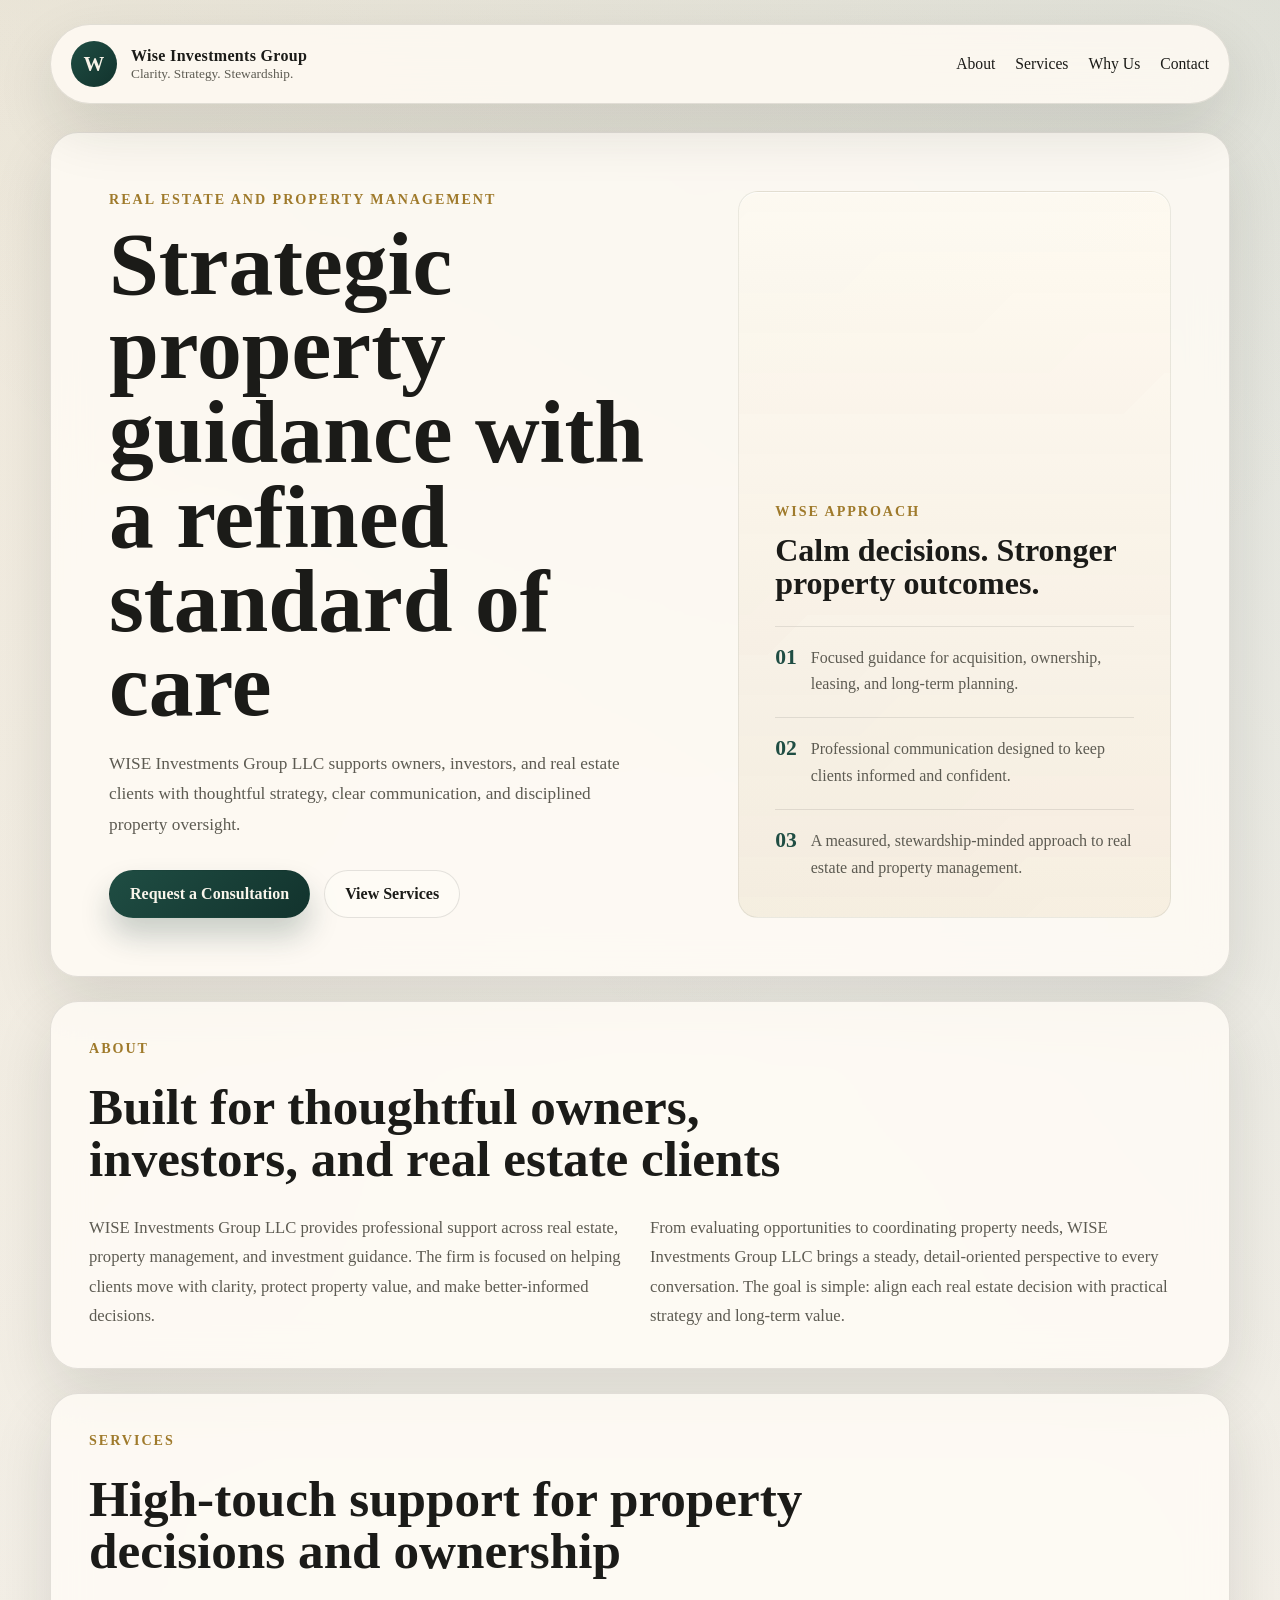
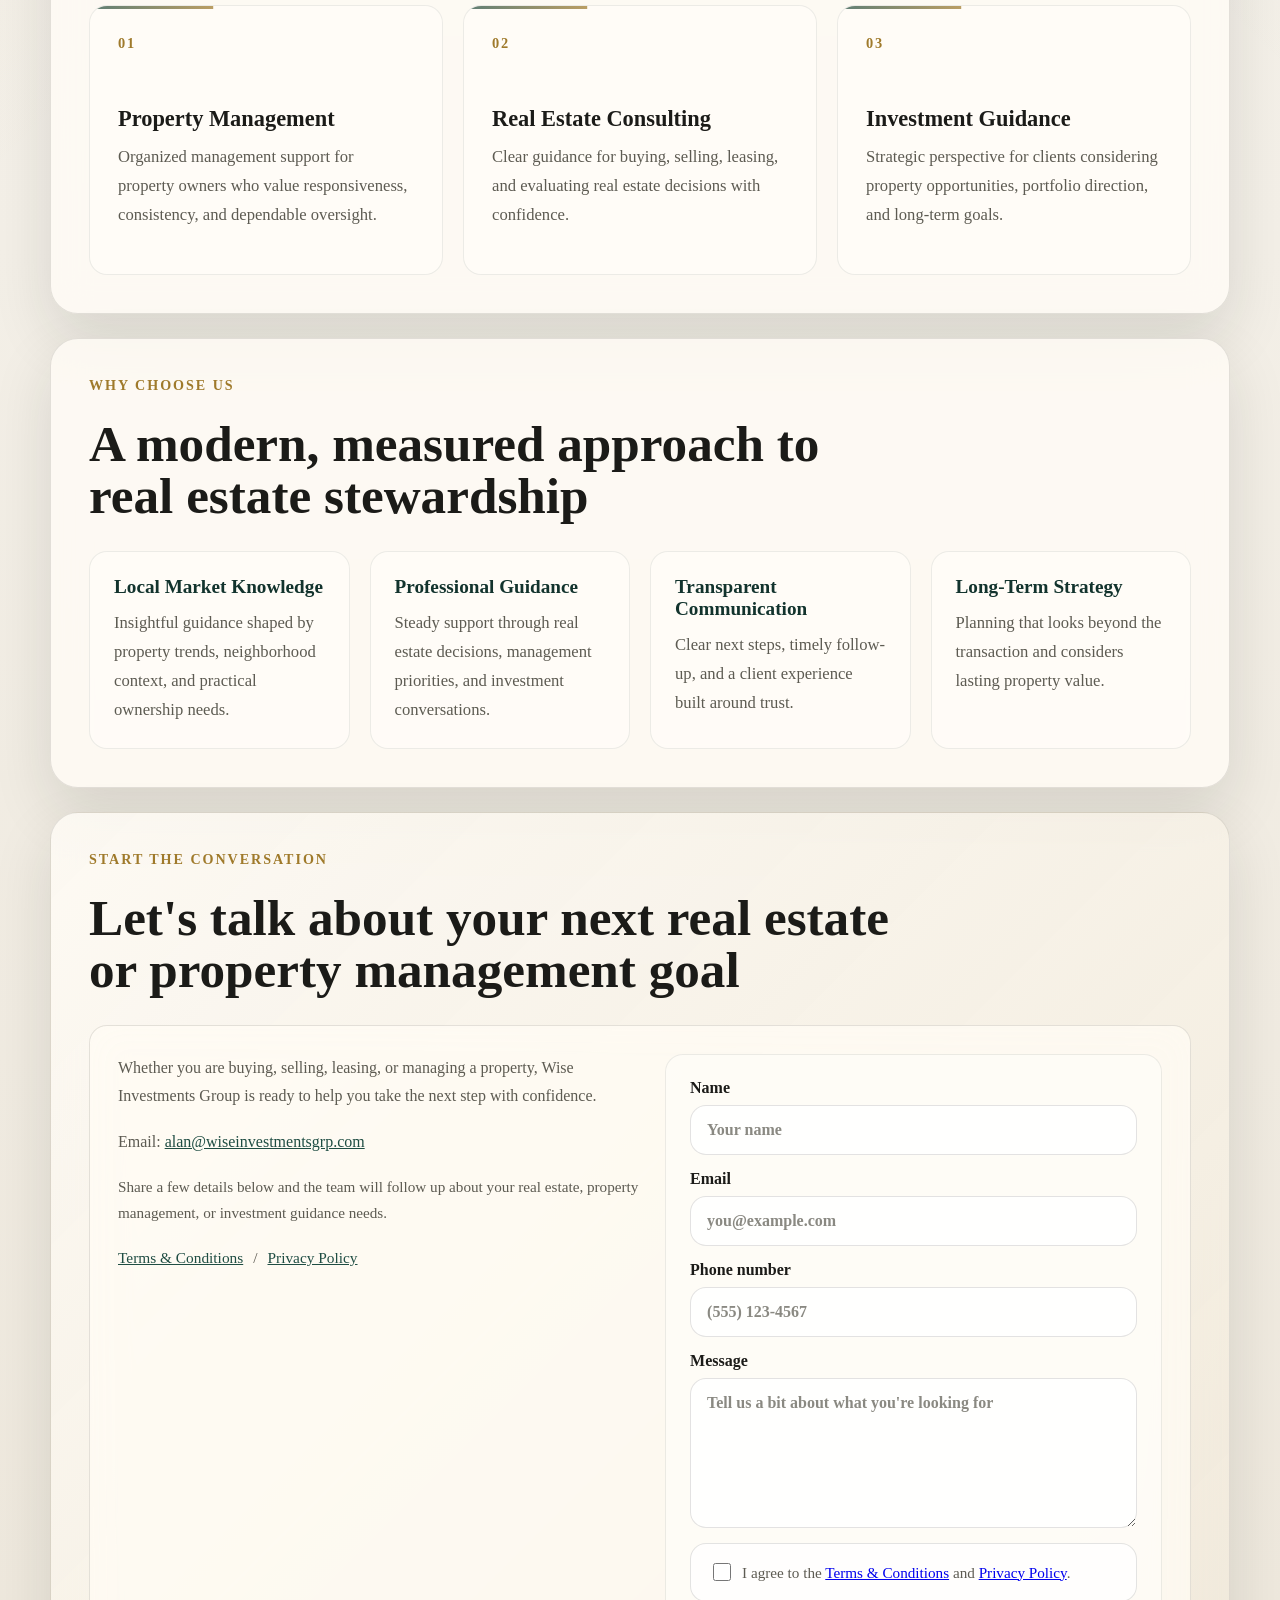
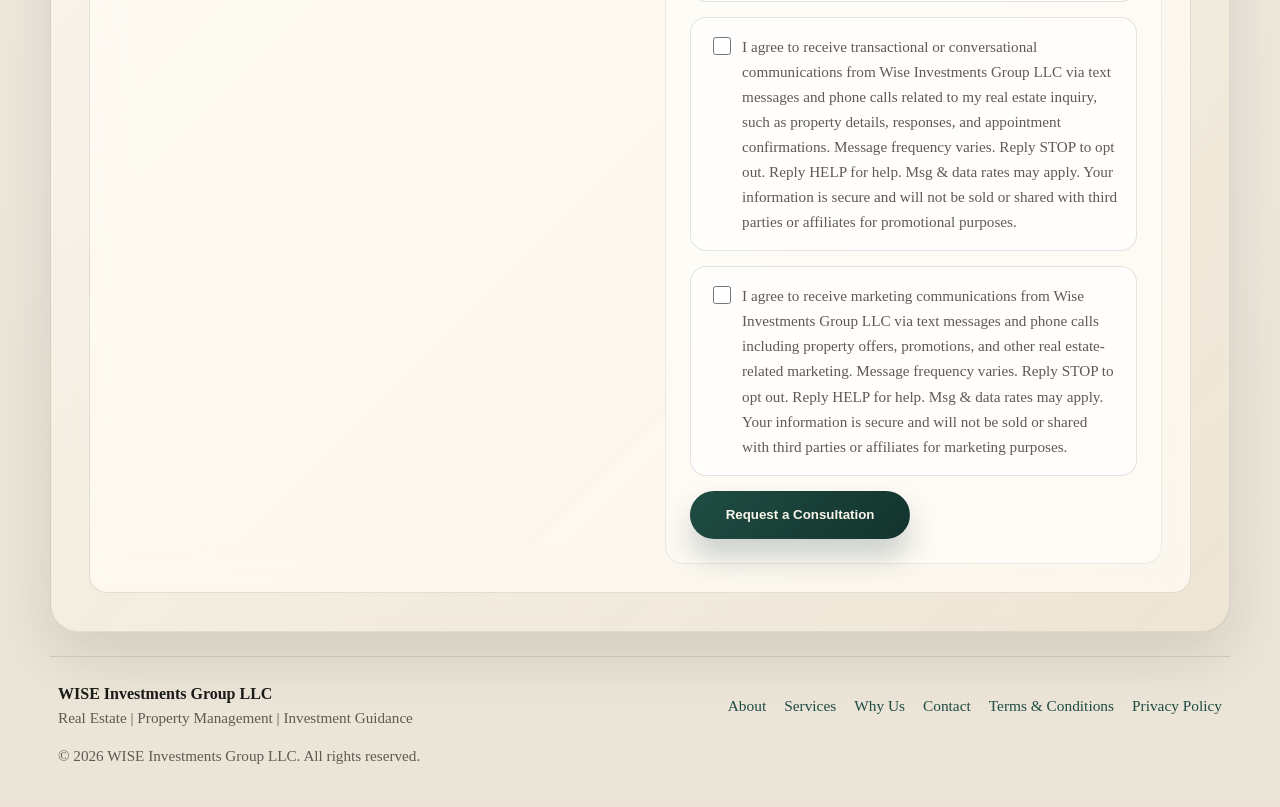
<file: index.html>
<!DOCTYPE html>
<html lang="en">
  <head>
    <meta charset="UTF-8" />
    <meta name="viewport" content="width=device-width, initial-scale=1.0" />
    <title>Wise Investments Group</title>
    <meta
      name="description"
      content="Wise Investments Group helps clients with real estate and property management through clear guidance, local insight, and dependable service."
    />
    <link rel="stylesheet" href="styles.css" />
  </head>
  <body>
    <div class="page-shell">
      <header class="site-header">
        <a class="brand" href="#top" aria-label="Wise Investments Group home">
          <span class="brand-mark">W</span>
          <span class="brand-text">
            <strong>Wise Investments Group</strong>
            <small>Clarity. Strategy. Stewardship.</small>
          </span>
        </a>
        <button class="menu-toggle" type="button" aria-expanded="false" aria-controls="site-nav">
          Menu
        </button>
        <nav id="site-nav" class="site-nav" aria-label="Primary">
          <a href="#about">About</a>
          <a href="#services">Services</a>
          <a href="#why-us">Why Us</a>
          <a href="#contact">Contact</a>
        </nav>
      </header>

      <main id="top">
        <section class="hero">
          <div class="hero-content">
            <p class="eyebrow">Real estate and property management</p>
            <h1>Strategic property guidance with a refined standard of care</h1>
            <p class="lead">
              WISE Investments Group LLC supports owners, investors, and real estate clients with
              thoughtful strategy, clear communication, and disciplined property oversight.
            </p>
            <div class="hero-actions" aria-label="Primary calls to action">
              <a class="button button-primary" href="#contact">Request a Consultation</a>
              <a class="button button-secondary" href="#services">View Services</a>
            </div>
          </div>

          <aside class="hero-card" aria-label="Company highlights">
            <p class="card-label">WISE approach</p>
            <h2>Calm decisions. Stronger property outcomes.</h2>
            <div class="signal-list">
              <div>
                <span class="signal-value">01</span>
                <p class="signal-text">Focused guidance for acquisition, ownership, leasing, and long-term planning.</p>
              </div>
              <div>
                <span class="signal-value">02</span>
                <p class="signal-text">Professional communication designed to keep clients informed and confident.</p>
              </div>
              <div>
                <span class="signal-value">03</span>
                <p class="signal-text">A measured, stewardship-minded approach to real estate and property management.</p>
              </div>
            </div>
          </aside>
        </section>

        <section id="about" class="content-section about-section">
          <div class="section-heading">
            <p class="eyebrow">About</p>
            <h2>Built for thoughtful owners, investors, and real estate clients</h2>
          </div>
          <div class="about-grid">
            <div>
              <p>
                WISE Investments Group LLC provides professional support across real estate,
                property management, and investment guidance. The firm is focused on helping
                clients move with clarity, protect property value, and make better-informed
                decisions.
              </p>
            </div>
            <div>
              <p>
                From evaluating opportunities to coordinating property needs, WISE Investments
                Group LLC brings a steady, detail-oriented perspective to every conversation.
                The goal is simple: align each real estate decision with practical strategy and
                long-term value.
              </p>
            </div>
          </div>
        </section>

        <section id="services" class="content-section services-section">
          <div class="section-heading">
            <p class="eyebrow">Services</p>
            <h2>High-touch support for property decisions and ownership</h2>
          </div>
          <div class="service-grid">
            <article class="service-card">
              <span class="service-number">01</span>
              <h3>Property Management</h3>
              <p>
                Organized management support for property owners who value responsiveness,
                consistency, and dependable oversight.
              </p>
            </article>
            <article class="service-card">
              <span class="service-number">02</span>
              <h3>Real Estate Consulting</h3>
              <p>
                Clear guidance for buying, selling, leasing, and evaluating real estate decisions
                with confidence.
              </p>
            </article>
            <article class="service-card">
              <span class="service-number">03</span>
              <h3>Investment Guidance</h3>
              <p>
                Strategic perspective for clients considering property opportunities, portfolio
                direction, and long-term goals.
              </p>
            </article>
          </div>
        </section>

        <section id="why-us" class="content-section why-section">
          <div class="section-heading">
            <p class="eyebrow">Why choose us</p>
            <h2>A modern, measured approach to real estate stewardship</h2>
          </div>
          <div class="highlight-grid">
            <article class="highlight-item">
              <h3>Local Market Knowledge</h3>
              <p>Insightful guidance shaped by property trends, neighborhood context, and practical ownership needs.</p>
            </article>
            <article class="highlight-item">
              <h3>Professional Guidance</h3>
              <p>Steady support through real estate decisions, management priorities, and investment conversations.</p>
            </article>
            <article class="highlight-item">
              <h3>Transparent Communication</h3>
              <p>Clear next steps, timely follow-up, and a client experience built around trust.</p>
            </article>
            <article class="highlight-item">
              <h3>Long-Term Strategy</h3>
              <p>Planning that looks beyond the transaction and considers lasting property value.</p>
            </article>
          </div>
        </section>

        <section id="contact" class="content-section contact-section">
          <div class="section-heading">
            <p class="eyebrow">Start the conversation</p>
            <h2>Let's talk about your next real estate or property management goal</h2>
          </div>
          <div class="contact-panel">
            <div class="contact-copy">
              <p>
                Whether you are buying, selling, leasing, or managing a property, Wise Investments
                Group is ready to help you take the next step with confidence.
              </p>
              <p>
                Email:
                <a href="mailto:alan@wiseinvestmentsgrp.com">alan@wiseinvestmentsgrp.com</a>
              </p>
              <p class="contact-note">
                Share a few details below and the team will follow up about your real estate,
                property management, or investment guidance needs.
              </p>
              <p class="legal-links">
                <a href="terms.html">Terms &amp; Conditions</a>
                <span aria-hidden="true">/</span>
                <a href="privacy-policy.html">Privacy Policy</a>
              </p>
            </div>

            <form class="contact-form" action="https://formspree.io/f/xvzlpqlo" method="POST">
              <input type="hidden" name="_replyto" value="alan@wiseinvestmentsgrp.com">
              <input type="hidden" name="_subject" value="New Lead from Website">
              <input type="hidden" name="_redirect" value="https://littlenutt.github.io/wiseinvestmentsgrp/thank-you.html">

              <!-- spam protection -->
              <p class="hidden-field">
                <label>
                  Do not fill this out if you're human:
                  <input name="bot-field" />
                </label>
              </p>

              <label>
                Name
                <input type="text" name="name" placeholder="Your name" required />
              </label>

              <label>
                Email
                <input type="email" name="email" placeholder="you@example.com" required />
              </label>

              <label>
                Phone number
                <input type="tel" name="phone" placeholder="(555) 123-4567" />
              </label>

              <label>
                Message
                <textarea name="message" rows="5" placeholder="Tell us a bit about what you're looking for" required></textarea>
              </label>

              <label class="consent-field">
                <input type="checkbox" name="terms_privacy_consent" value="agreed" />
                <span class="consent-copy">
                  I agree to the <a href="terms.html">Terms &amp; Conditions</a> and
                  <a href="privacy-policy.html">Privacy Policy</a>.
                </span>
              </label>

              <label class="consent-field">
                <input type="checkbox" name="transactional_consent" value="agreed" />
                <span class="consent-copy">
                  I agree to receive transactional or conversational communications from Wise Investments Group LLC via text messages and phone calls related to my real estate inquiry, such as property details, responses, and appointment confirmations. Message frequency varies. Reply STOP to opt out. Reply HELP for help. Msg &amp; data rates may apply. Your information is secure and will not be sold or shared with third parties or affiliates for promotional purposes.
                </span>
              </label>

              <label class="consent-field">
                <input type="checkbox" name="marketing_consent" value="agreed" />
                <span class="consent-copy">
                  I agree to receive marketing communications from Wise Investments Group LLC via text messages and phone calls including property offers, promotions, and other real estate-related marketing. Message frequency varies. Reply STOP to opt out. Reply HELP for help. Msg &amp; data rates may apply. Your information is secure and will not be sold or shared with third parties or affiliates for marketing purposes.
                </span>
              </label>

              <button class="button button-primary" type="submit">
                Request a Consultation
              </button>

            </form>

          </div>
        </section>
      </main>

      <footer class="site-footer">
        <div class="footer-brand">
          <strong>WISE Investments Group LLC</strong>
          <span>Real Estate | Property Management | Investment Guidance</span>
        </div>
        <nav class="footer-nav" aria-label="Footer">
          <a href="#about">About</a>
          <a href="#services">Services</a>
          <a href="#why-us">Why Us</a>
          <a href="#contact">Contact</a>
          <a href="terms.html">Terms &amp; Conditions</a>
          <a href="privacy-policy.html">Privacy Policy</a>
        </nav>
        <p class="copyright">&copy; 2026 WISE Investments Group LLC. All rights reserved.</p>
      </footer>
    </div>

    <script src="script.js"></script>
  </body>
</html>
</file>
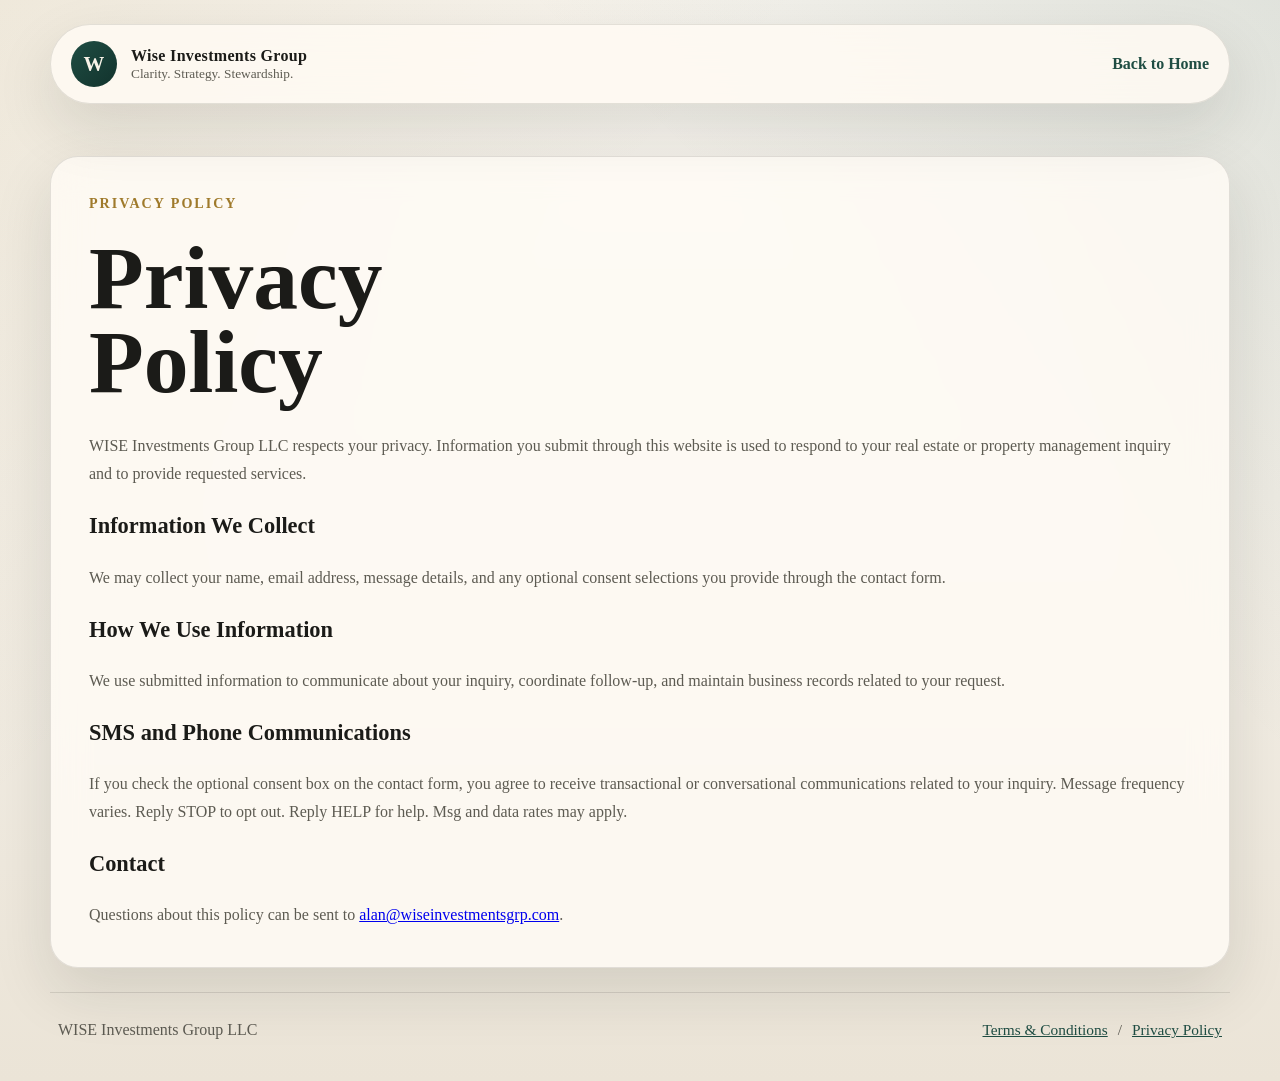
<file: privacy-policy/index.html>
<!DOCTYPE html>
<html lang="en">
  <head>
    <meta charset="UTF-8" />
    <meta name="viewport" content="width=device-width, initial-scale=1.0" />
    <title>Privacy Policy | Wise Investments Group</title>
    <meta
      name="description"
      content="Privacy Policy for WISE Investments Group LLC website inquiries and communications."
    />
    <link rel="stylesheet" href="../styles.css" />
  </head>
  <body>
    <div class="page-shell">
      <header class="site-header">
        <a class="brand" href="../index.html" aria-label="Wise Investments Group home">
          <span class="brand-mark">W</span>
          <span class="brand-text">
            <strong>Wise Investments Group</strong>
            <small>Clarity. Strategy. Stewardship.</small>
          </span>
        </a>
        <a class="back-link" href="../index.html">Back to Home</a>
      </header>

      <main class="legal-shell">
        <section class="content-section">
          <div class="section-heading">
            <p class="eyebrow">Privacy Policy</p>
            <h1>Privacy Policy</h1>
          </div>
          <div class="legal-block">
            <p>
              WISE Investments Group LLC respects your privacy. Information you submit through this
              website is used to respond to your real estate or property management inquiry and to
              provide requested services.
            </p>
            <h3>Information We Collect</h3>
            <p>
              We may collect your name, email address, message details, and any optional consent
              selections you provide through the contact form.
            </p>
            <h3>How We Use Information</h3>
            <p>
              We use submitted information to communicate about your inquiry, coordinate follow-up,
              and maintain business records related to your request.
            </p>
            <h3>SMS and Phone Communications</h3>
            <p>
              If you check the optional consent box on the contact form, you agree to receive
              transactional or conversational communications related to your inquiry. Message
              frequency varies. Reply STOP to opt out. Reply HELP for help. Msg and data rates may
              apply.
            </p>
            <h3>Contact</h3>
            <p>
              Questions about this policy can be sent to
              <a href="mailto:alan@wiseinvestmentsgrp.com">alan@wiseinvestmentsgrp.com</a>.
            </p>
          </div>
        </section>
      </main>

      <footer class="site-footer">
        <p>WISE Investments Group LLC</p>
        <p class="legal-links">
          <a href="../terms.html">Terms &amp; Conditions</a>
          <span aria-hidden="true">/</span>
          <a href="../privacy-policy.html">Privacy Policy</a>
        </p>
      </footer>
    </div>
  </body>
</html>
</file>
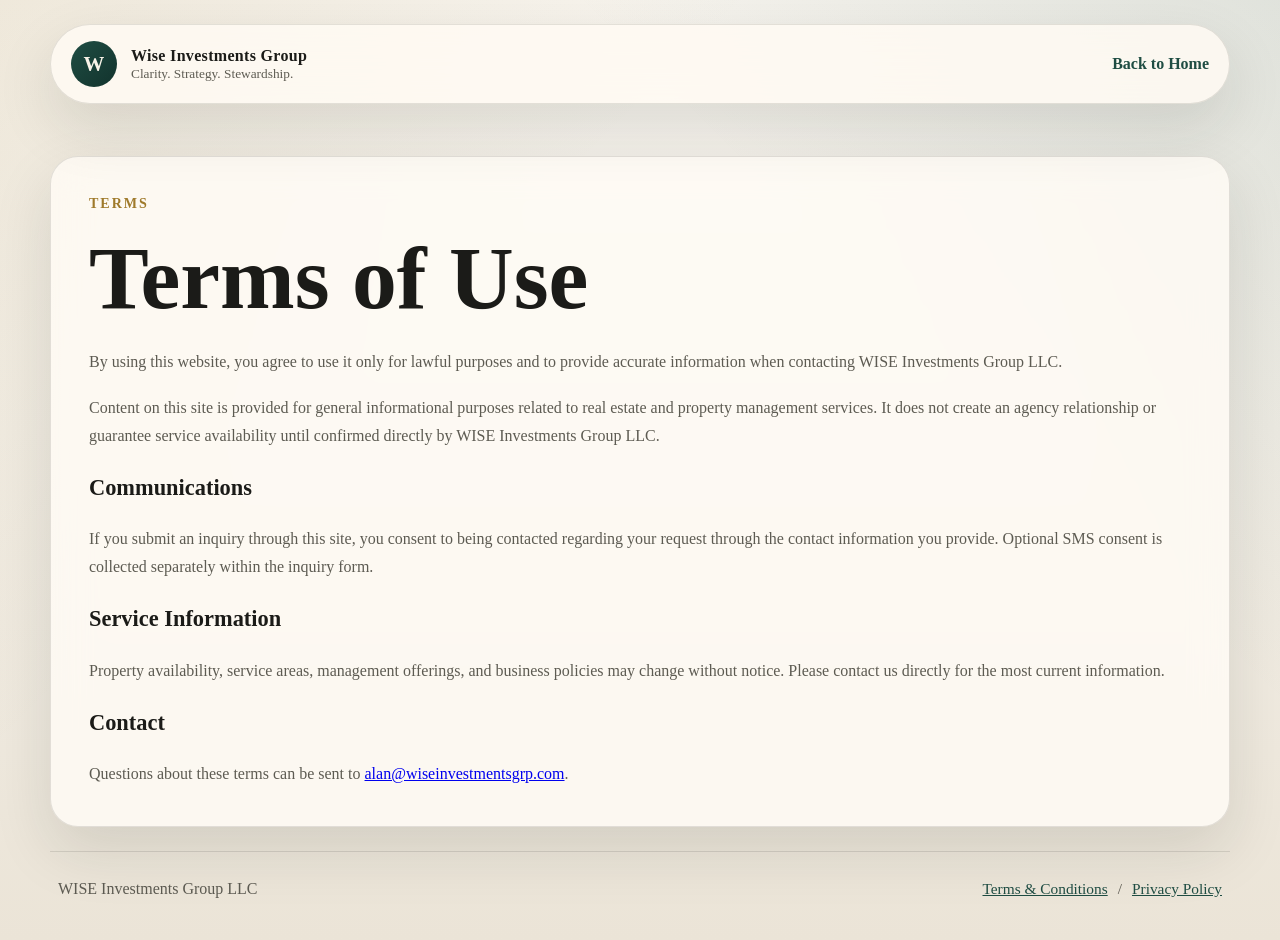
<file: terms/index.html>
<!DOCTYPE html>
<html lang="en">
  <head>
    <meta charset="UTF-8" />
    <meta name="viewport" content="width=device-width, initial-scale=1.0" />
    <title>Terms | Wise Investments Group</title>
    <meta
      name="description"
      content="Terms for WISE Investments Group LLC website inquiries and communications."
    />
    <link rel="stylesheet" href="../styles.css" />
  </head>
  <body>
    <div class="page-shell">
      <header class="site-header">
        <a class="brand" href="../index.html" aria-label="Wise Investments Group home">
          <span class="brand-mark">W</span>
          <span class="brand-text">
            <strong>Wise Investments Group</strong>
            <small>Clarity. Strategy. Stewardship.</small>
          </span>
        </a>
        <a class="back-link" href="../index.html">Back to Home</a>
      </header>

      <main class="legal-shell">
        <section class="content-section">
          <div class="section-heading">
            <p class="eyebrow">Terms</p>
            <h1>Terms of Use</h1>
          </div>
          <div class="legal-block">
            <p>
              By using this website, you agree to use it only for lawful purposes and to provide
              accurate information when contacting WISE Investments Group LLC.
            </p>
            <p>
              Content on this site is provided for general informational purposes related to real
              estate and property management services. It does not create an agency relationship or
              guarantee service availability until confirmed directly by WISE Investments Group LLC.
            </p>
            <h3>Communications</h3>
            <p>
              If you submit an inquiry through this site, you consent to being contacted regarding
              your request through the contact information you provide. Optional SMS consent is
              collected separately within the inquiry form.
            </p>
            <h3>Service Information</h3>
            <p>
              Property availability, service areas, management offerings, and business policies may
              change without notice. Please contact us directly for the most current information.
            </p>
            <h3>Contact</h3>
            <p>
              Questions about these terms can be sent to
              <a href="mailto:alan@wiseinvestmentsgrp.com">alan@wiseinvestmentsgrp.com</a>.
            </p>
          </div>
        </section>
      </main>

      <footer class="site-footer">
        <p>WISE Investments Group LLC</p>
        <p class="legal-links">
          <a href="../terms.html">Terms &amp; Conditions</a>
          <span aria-hidden="true">/</span>
          <a href="../privacy-policy.html">Privacy Policy</a>
        </p>
      </footer>
    </div>
  </body>
</html>
</file>
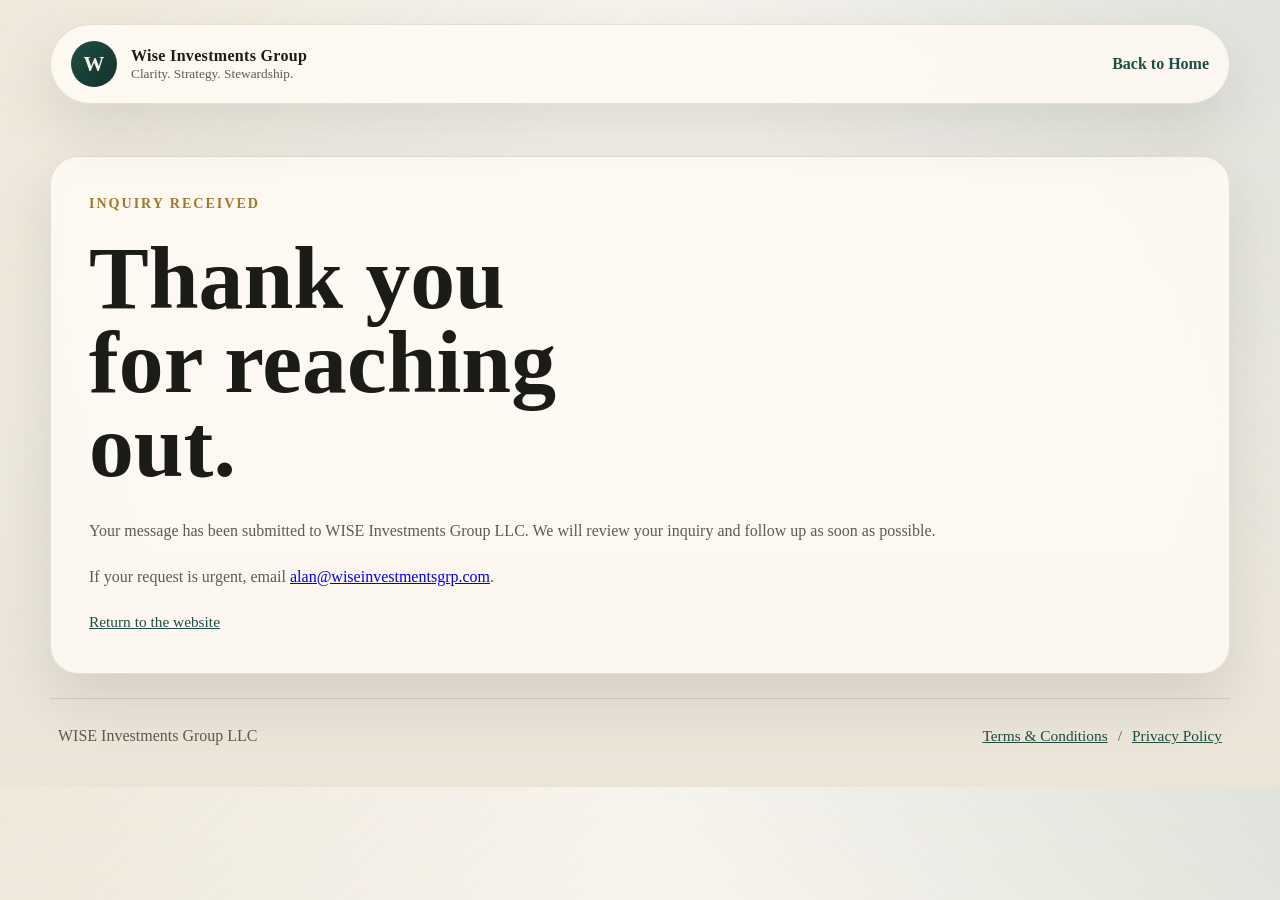
<file: thank-you/index.html>
<!DOCTYPE html>
<html lang="en">
  <head>
    <meta charset="UTF-8" />
    <meta name="viewport" content="width=device-width, initial-scale=1.0" />
    <title>Thank You | Wise Investments Group</title>
    <meta
      name="description"
      content="Thank you for contacting WISE Investments Group LLC."
    />
    <link rel="stylesheet" href="../styles.css" />
  </head>
  <body>
    <div class="page-shell">
      <header class="site-header">
        <a class="brand" href="../index.html" aria-label="Wise Investments Group home">
          <span class="brand-mark">W</span>
          <span class="brand-text">
            <strong>Wise Investments Group</strong>
            <small>Clarity. Strategy. Stewardship.</small>
          </span>
        </a>
        <a class="back-link" href="../index.html">Back to Home</a>
      </header>

      <main class="legal-shell">
        <section class="content-section">
          <div class="section-heading">
            <p class="eyebrow">Inquiry Received</p>
            <h1>Thank you for reaching out.</h1>
          </div>
          <div class="legal-block">
            <p>
              Your message has been submitted to WISE Investments Group LLC. We will review your
              inquiry and follow up as soon as possible.
            </p>
            <p>
              If your request is urgent, email
              <a href="mailto:alan@wiseinvestmentsgrp.com">alan@wiseinvestmentsgrp.com</a>.
            </p>
            <p class="legal-links">
              <a href="../index.html">Return to the website</a>
            </p>
          </div>
        </section>
      </main>

      <footer class="site-footer">
        <p>WISE Investments Group LLC</p>
        <p class="legal-links">
          <a href="../terms.html">Terms &amp; Conditions</a>
          <span aria-hidden="true">/</span>
          <a href="../privacy-policy.html">Privacy Policy</a>
        </p>
      </footer>
    </div>
  </body>
</html>
</file>
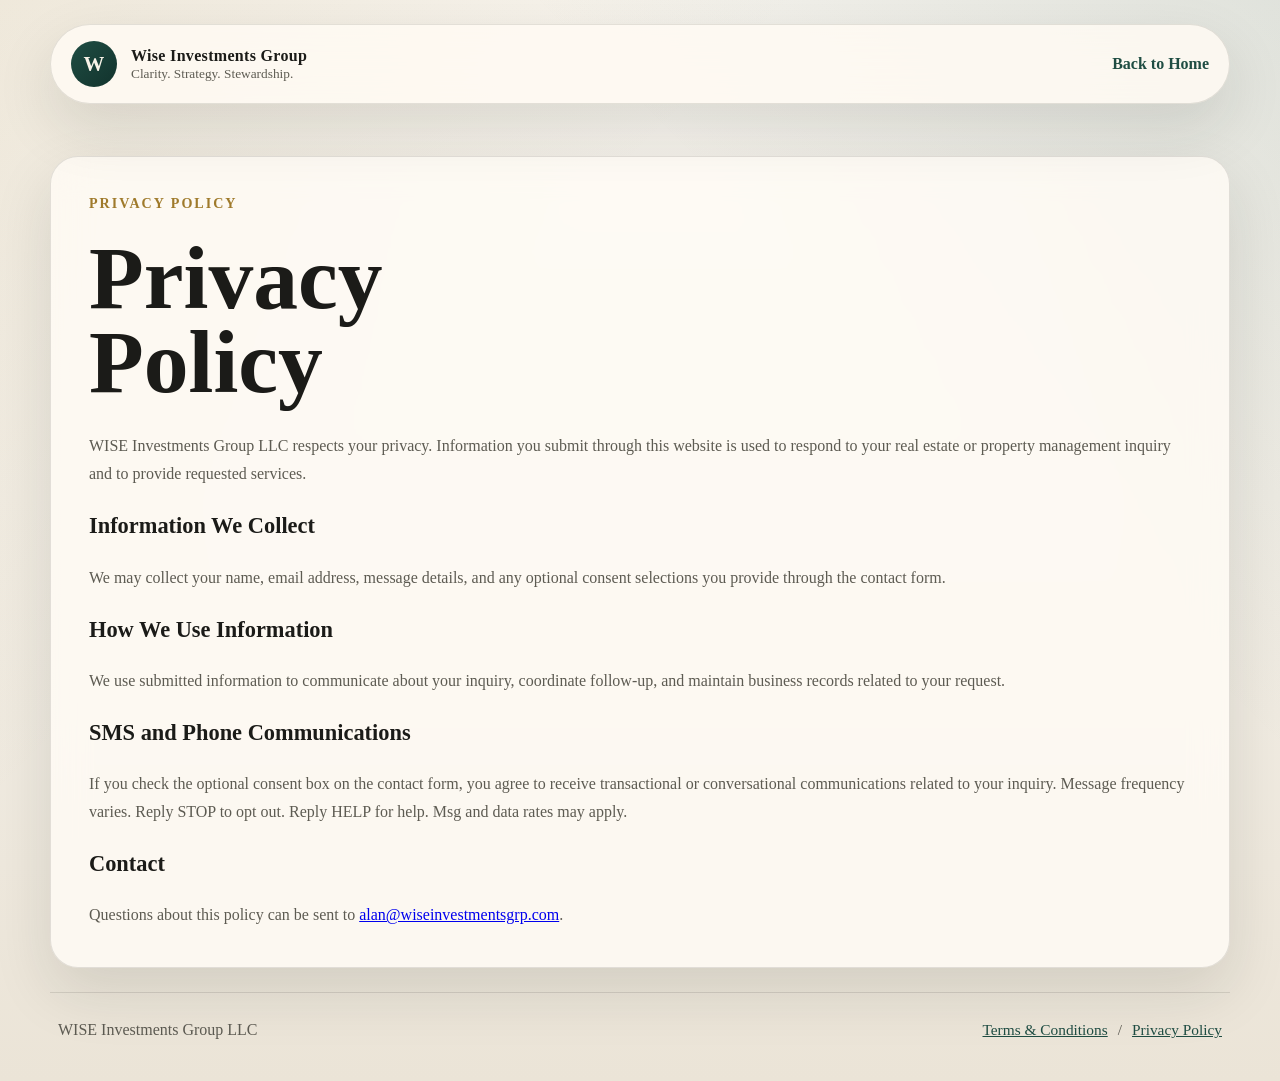
<file: privacy-policy.html>
<!DOCTYPE html>
<html lang="en">
  <head>
    <meta charset="UTF-8" />
    <meta name="viewport" content="width=device-width, initial-scale=1.0" />
    <title>Privacy Policy | Wise Investments Group</title>
    <meta
      name="description"
      content="Privacy Policy for WISE Investments Group LLC website inquiries and communications."
    />
    <link rel="stylesheet" href="styles.css" />
  </head>
  <body>
    <div class="page-shell">
      <header class="site-header">
        <a class="brand" href="index.html" aria-label="Wise Investments Group home">
          <span class="brand-mark">W</span>
          <span class="brand-text">
            <strong>Wise Investments Group</strong>
            <small>Clarity. Strategy. Stewardship.</small>
          </span>
        </a>
        <a class="back-link" href="index.html">Back to Home</a>
      </header>

      <main class="legal-shell">
        <section class="content-section">
          <div class="section-heading">
            <p class="eyebrow">Privacy Policy</p>
            <h1>Privacy Policy</h1>
          </div>
          <div class="legal-block">
            <p>
              WISE Investments Group LLC respects your privacy. Information you submit through this
              website is used to respond to your real estate or property management inquiry and to
              provide requested services.
            </p>
            <h3>Information We Collect</h3>
            <p>
              We may collect your name, email address, message details, and any optional consent
              selections you provide through the contact form.
            </p>
            <h3>How We Use Information</h3>
            <p>
              We use submitted information to communicate about your inquiry, coordinate follow-up,
              and maintain business records related to your request.
            </p>
            <h3>SMS and Phone Communications</h3>
            <p>
              If you check the optional consent box on the contact form, you agree to receive
              transactional or conversational communications related to your inquiry. Message
              frequency varies. Reply STOP to opt out. Reply HELP for help. Msg and data rates may
              apply.
            </p>
            <h3>Contact</h3>
            <p>
              Questions about this policy can be sent to
              <a href="mailto:alan@wiseinvestmentsgrp.com">alan@wiseinvestmentsgrp.com</a>.
            </p>
          </div>
        </section>
      </main>

      <footer class="site-footer">
        <p>WISE Investments Group LLC</p>
        <p class="legal-links">
          <a href="terms.html">Terms &amp; Conditions</a>
          <span aria-hidden="true">/</span>
          <a href="privacy-policy.html">Privacy Policy</a>
        </p>
      </footer>
    </div>
  </body>
</html>
</file>
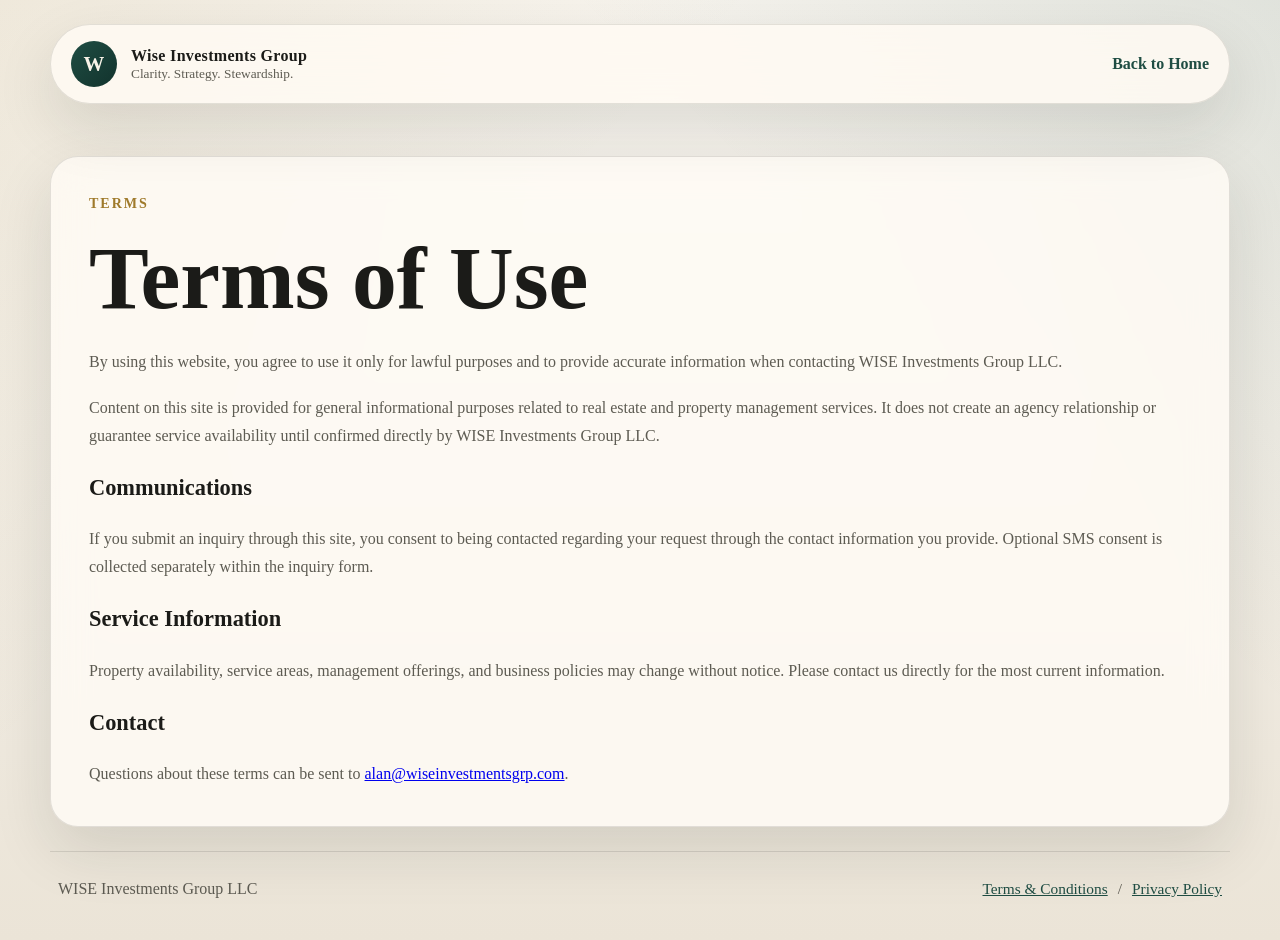
<file: terms.html>
<!DOCTYPE html>
<html lang="en">
  <head>
    <meta charset="UTF-8" />
    <meta name="viewport" content="width=device-width, initial-scale=1.0" />
    <title>Terms | Wise Investments Group</title>
    <meta
      name="description"
      content="Terms for WISE Investments Group LLC website inquiries and communications."
    />
    <link rel="stylesheet" href="styles.css" />
  </head>
  <body>
    <div class="page-shell">
      <header class="site-header">
        <a class="brand" href="index.html" aria-label="Wise Investments Group home">
          <span class="brand-mark">W</span>
          <span class="brand-text">
            <strong>Wise Investments Group</strong>
            <small>Clarity. Strategy. Stewardship.</small>
          </span>
        </a>
        <a class="back-link" href="index.html">Back to Home</a>
      </header>

      <main class="legal-shell">
        <section class="content-section">
          <div class="section-heading">
            <p class="eyebrow">Terms</p>
            <h1>Terms of Use</h1>
          </div>
          <div class="legal-block">
            <p>
              By using this website, you agree to use it only for lawful purposes and to provide
              accurate information when contacting WISE Investments Group LLC.
            </p>
            <p>
              Content on this site is provided for general informational purposes related to real
              estate and property management services. It does not create an agency relationship or
              guarantee service availability until confirmed directly by WISE Investments Group LLC.
            </p>
            <h3>Communications</h3>
            <p>
              If you submit an inquiry through this site, you consent to being contacted regarding
              your request through the contact information you provide. Optional SMS consent is
              collected separately within the inquiry form.
            </p>
            <h3>Service Information</h3>
            <p>
              Property availability, service areas, management offerings, and business policies may
              change without notice. Please contact us directly for the most current information.
            </p>
            <h3>Contact</h3>
            <p>
              Questions about these terms can be sent to
              <a href="mailto:alan@wiseinvestmentsgrp.com">alan@wiseinvestmentsgrp.com</a>.
            </p>
          </div>
        </section>
      </main>

      <footer class="site-footer">
        <p>WISE Investments Group LLC</p>
        <p class="legal-links">
          <a href="terms.html">Terms &amp; Conditions</a>
          <span aria-hidden="true">/</span>
          <a href="privacy-policy.html">Privacy Policy</a>
        </p>
      </footer>
    </div>
  </body>
</html>
</file>
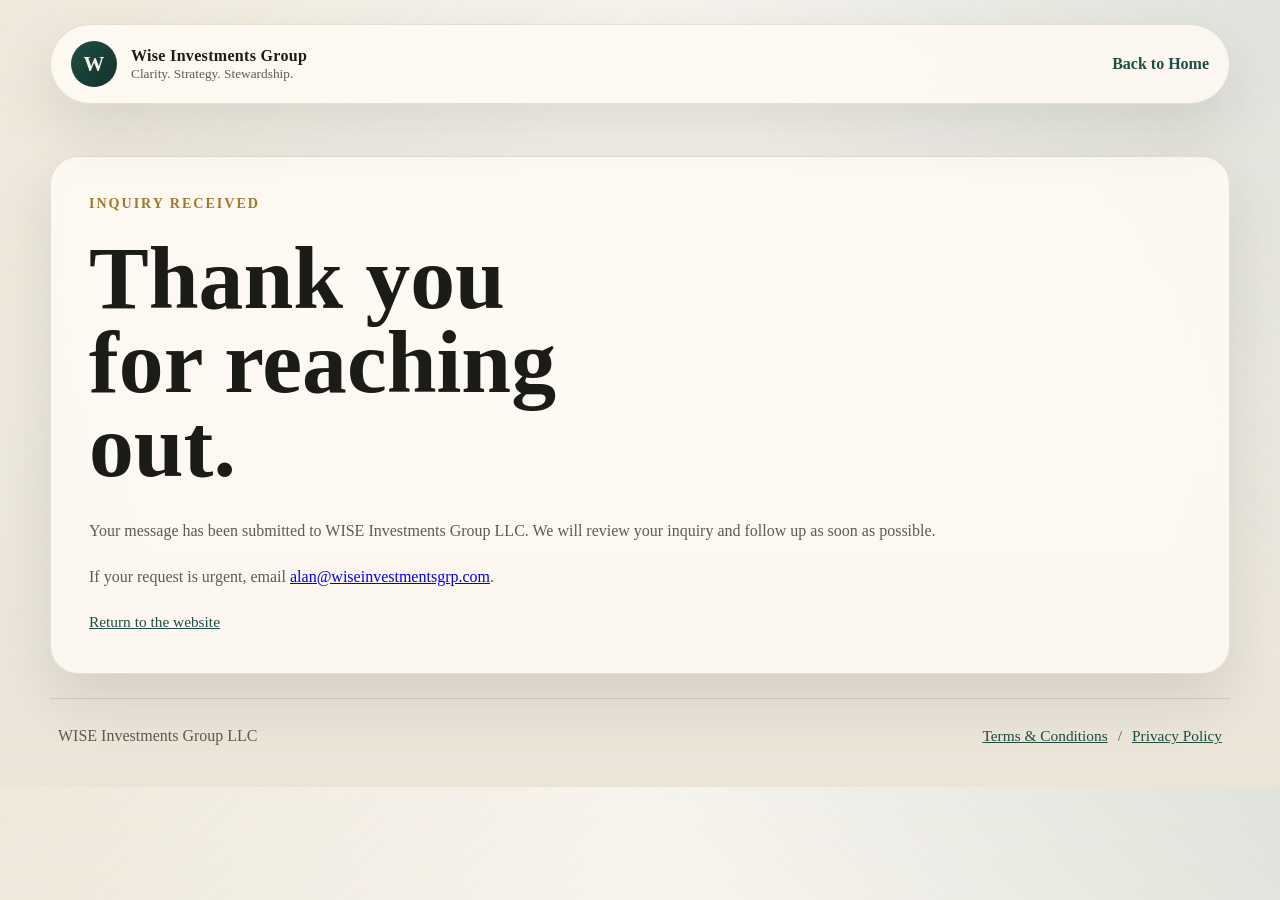
<file: thank-you.html>
<!DOCTYPE html>
<html lang="en">
  <head>
    <meta charset="UTF-8" />
    <meta name="viewport" content="width=device-width, initial-scale=1.0" />
    <title>Thank You | Wise Investments Group</title>
    <meta
      name="description"
      content="Thank you for contacting WISE Investments Group LLC."
    />
    <link rel="stylesheet" href="styles.css" />
  </head>
  <body>
    <div class="page-shell">
      <header class="site-header">
        <a class="brand" href="index.html" aria-label="Wise Investments Group home">
          <span class="brand-mark">W</span>
          <span class="brand-text">
            <strong>Wise Investments Group</strong>
            <small>Clarity. Strategy. Stewardship.</small>
          </span>
        </a>
        <a class="back-link" href="index.html">Back to Home</a>
      </header>

      <main class="legal-shell">
        <section class="content-section">
          <div class="section-heading">
            <p class="eyebrow">Inquiry Received</p>
            <h1>Thank you for reaching out.</h1>
          </div>
          <div class="legal-block">
            <p>
              Your message has been submitted to WISE Investments Group LLC. We will review your
              inquiry and follow up as soon as possible.
            </p>
            <p>
              If your request is urgent, email
              <a href="mailto:alan@wiseinvestmentsgrp.com">alan@wiseinvestmentsgrp.com</a>.
            </p>
            <p class="legal-links">
              <a href="index.html">Return to the website</a>
            </p>
          </div>
        </section>
      </main>

      <footer class="site-footer">
        <p>WISE Investments Group LLC</p>
        <p class="legal-links">
          <a href="terms.html">Terms &amp; Conditions</a>
          <span aria-hidden="true">/</span>
          <a href="privacy-policy.html">Privacy Policy</a>
        </p>
      </footer>
    </div>
  </body>
</html>
</file>
<file: styles.css>
:root {
  --bg: #f3efe7;
  --bg-strong: #e4dccb;
  --surface: rgba(255, 252, 246, 0.82);
  --surface-strong: #fffdf8;
  --ink: #1b1b18;
  --muted: #5d5b52;
  --line: rgba(35, 34, 29, 0.12);
  --gold: #9f7a2b;
  --forest: #1f4d43;
  --forest-deep: #12332d;
  --shadow: 0 24px 60px rgba(28, 34, 27, 0.12);
  --radius-lg: 28px;
  --radius-md: 18px;
  --container: 1180px;
}

* {
  box-sizing: border-box;
}

html {
  scroll-behavior: smooth;
  scroll-padding-top: 118px;
}

body {
  margin: 0;
  color: var(--ink);
  background:
    linear-gradient(135deg, rgba(159, 122, 43, 0.1), transparent 34%),
    linear-gradient(225deg, rgba(31, 77, 67, 0.11), transparent 32%),
    linear-gradient(180deg, #f8f5ef 0%, var(--bg) 46%, #ebe4d7 100%);
  font-family: Georgia, "Times New Roman", serif;
}

body::before {
  position: fixed;
  inset: 0;
  pointer-events: none;
  background-image:
    linear-gradient(rgba(255, 255, 255, 0.08) 1px, transparent 1px),
    linear-gradient(90deg, rgba(255, 255, 255, 0.08) 1px, transparent 1px);
  background-size: 42px 42px;
  content: "";
  mask-image: linear-gradient(180deg, rgba(0, 0, 0, 0.2), transparent 75%);
}

a {
  transition: color 180ms ease, opacity 180ms ease;
}

.page-shell {
  width: min(calc(100% - 32px), var(--container));
  margin: 0 auto;
  padding: 24px 0 42px;
}

.site-header,
.hero,
.content-section,
.contact-panel {
  backdrop-filter: blur(18px);
}

.site-header {
  position: sticky;
  top: 16px;
  z-index: 20;
  display: flex;
  align-items: center;
  justify-content: space-between;
  gap: 16px;
  margin-bottom: 28px;
  padding: 16px 20px;
  border: 1px solid var(--line);
  border-radius: 999px;
  background: rgba(255, 251, 244, 0.84);
  box-shadow: var(--shadow);
}

.brand {
  display: inline-flex;
  align-items: center;
  min-width: 0;
  gap: 14px;
  color: inherit;
  text-decoration: none;
}

.brand-mark {
  display: grid;
  flex: 0 0 auto;
  place-items: center;
  width: 46px;
  height: 46px;
  border-radius: 50%;
  background: linear-gradient(135deg, var(--forest), var(--forest-deep));
  color: #f8f3e8;
  font-size: 1.3rem;
  font-weight: 700;
}

.brand-text {
  display: flex;
  min-width: 0;
  flex-direction: column;
  line-height: 1.15;
}

.brand-text strong {
  font-size: 1rem;
  letter-spacing: 0.02em;
}

.brand-text small,
.lead,
.about-grid p,
.service-card p,
.highlight-item p,
.contact-panel p,
.contact-note,
.signal-text,
.footer-brand span,
.copyright {
  color: var(--muted);
}

.site-nav {
  display: flex;
  align-items: center;
  gap: 20px;
}

.site-nav a {
  position: relative;
  color: inherit;
  text-decoration: none;
  font-size: 0.98rem;
}

.site-nav a::after {
  position: absolute;
  right: 0;
  bottom: -6px;
  left: 0;
  height: 1px;
  background: var(--gold);
  content: "";
  opacity: 0;
  transform: scaleX(0.55);
  transition: opacity 180ms ease, transform 180ms ease;
}

.site-nav a:hover::after,
.site-nav a:focus-visible::after {
  opacity: 1;
  transform: scaleX(1);
}

.menu-toggle {
  display: none;
  border: 1px solid var(--line);
  border-radius: 999px;
  padding: 10px 14px;
  background: var(--surface-strong);
  color: var(--ink);
  font: inherit;
  cursor: pointer;
}

.hero,
.content-section {
  border: 1px solid var(--line);
  border-radius: var(--radius-lg);
  background: var(--surface);
  box-shadow: var(--shadow);
}

.hero {
  display: grid;
  grid-template-columns: minmax(0, 1.25fr) minmax(300px, 0.9fr);
  gap: 28px;
  align-items: stretch;
  min-height: 610px;
  padding: clamp(34px, 5vw, 58px);
}

.hero-content {
  display: flex;
  flex-direction: column;
  justify-content: center;
  min-width: 0;
}

.eyebrow,
.card-label {
  margin: 0 0 14px;
  color: var(--gold);
  font-size: 0.88rem;
  font-weight: 700;
  letter-spacing: 0.14em;
  text-transform: uppercase;
}

h1,
h2,
h3,
strong {
  font-family: "Palatino Linotype", "Book Antiqua", Palatino, serif;
}

h1 {
  max-width: 12ch;
  margin: 0;
  font-size: clamp(3rem, 7vw, 5.6rem);
  line-height: 0.94;
}

h2 {
  margin: 0;
  font-size: clamp(2rem, 4vw, 3.2rem);
  line-height: 1.02;
}

h3 {
  margin: 0 0 10px;
  font-size: 1.4rem;
}

.lead {
  max-width: 62ch;
  margin: 22px 0 0;
  font-size: 1.08rem;
  line-height: 1.75;
}

.hero-actions {
  display: flex;
  flex-wrap: wrap;
  gap: 14px;
  margin-top: 30px;
}

.button {
  display: inline-flex;
  align-items: center;
  justify-content: center;
  min-height: 48px;
  padding: 0 20px;
  border: 1px solid transparent;
  border-radius: 999px;
  color: inherit;
  font-weight: 700;
  line-height: 1;
  text-decoration: none;
  cursor: pointer;
  transition: transform 180ms ease, box-shadow 180ms ease, background 180ms ease;
}

.button:hover,
.button:focus-visible {
  transform: translateY(-1px);
}

.button-primary {
  background: linear-gradient(135deg, var(--forest), var(--forest-deep));
  color: #f9f5eb;
  box-shadow: 0 18px 30px rgba(18, 51, 45, 0.22);
}

.button-secondary {
  border-color: var(--line);
  background: rgba(255, 253, 248, 0.58);
  color: var(--ink);
}

.hero-card {
  display: flex;
  overflow: hidden;
  flex-direction: column;
  justify-content: flex-end;
  align-self: stretch;
  padding: clamp(24px, 4vw, 36px);
  border: 1px solid rgba(24, 40, 36, 0.08);
  border-radius: calc(var(--radius-lg) - 8px);
  background:
    linear-gradient(180deg, rgba(255, 250, 241, 0.95), rgba(246, 238, 224, 0.88)),
    linear-gradient(135deg, rgba(31, 77, 67, 0.18), rgba(159, 122, 43, 0.1));
  box-shadow: inset 0 1px 0 rgba(255, 255, 255, 0.65);
}

.hero-card h2 {
  font-size: 2rem;
}

.signal-list {
  display: grid;
  gap: 20px;
  margin-top: 26px;
}

.signal-list div {
  display: flex;
  gap: 14px;
  align-items: flex-start;
  padding-top: 18px;
  border-top: 1px solid rgba(35, 34, 29, 0.1);
}

.signal-value {
  color: var(--forest);
  font-size: 1.35rem;
  font-weight: 700;
}

.signal-text {
  margin: 0;
  line-height: 1.65;
}

.content-section {
  margin-top: 24px;
  padding: 38px;
}

.section-heading {
  display: grid;
  max-width: 820px;
  gap: 10px;
  margin-bottom: 28px;
}

.about-grid,
.service-grid,
.highlight-grid,
.contact-panel {
  display: grid;
  gap: 20px;
}

.about-grid {
  grid-template-columns: repeat(2, minmax(0, 1fr));
}

.about-grid p,
.service-card p,
.highlight-item p {
  margin: 0;
  font-size: 1.04rem;
  line-height: 1.75;
}

.service-grid {
  grid-template-columns: repeat(3, minmax(0, 1fr));
}

.service-card,
.highlight-item {
  min-width: 0;
  border: 1px solid rgba(24, 40, 36, 0.08);
  border-radius: var(--radius-md);
  background: rgba(255, 253, 248, 0.74);
}

.service-card {
  position: relative;
  overflow: hidden;
  min-height: 270px;
  padding: 28px;
  transition: transform 220ms ease, box-shadow 220ms ease, border-color 220ms ease;
}

.service-card::before {
  position: absolute;
  top: 0;
  right: 0;
  left: 0;
  height: 3px;
  background: linear-gradient(90deg, var(--forest), var(--gold));
  content: "";
  opacity: 0.72;
  transform: scaleX(0.35);
  transform-origin: left;
  transition: transform 220ms ease;
}

.service-card:hover,
.service-card:focus-within {
  border-color: rgba(159, 122, 43, 0.32);
  box-shadow: 0 24px 42px rgba(28, 34, 27, 0.12);
  transform: translateY(-5px);
}

.service-card:hover::before,
.service-card:focus-within::before {
  transform: scaleX(1);
}

.service-number {
  display: inline-flex;
  margin-bottom: 54px;
  color: var(--gold);
  font-size: 0.9rem;
  font-weight: 700;
  letter-spacing: 0.12em;
}

.highlight-grid {
  grid-template-columns: repeat(4, minmax(0, 1fr));
}

.highlight-item {
  padding: 24px;
}

.highlight-item h3 {
  color: var(--forest-deep);
  font-size: 1.2rem;
}

.contact-section {
  background:
    linear-gradient(135deg, rgba(255, 252, 246, 0.82), rgba(238, 229, 211, 0.76));
}

.contact-panel {
  grid-template-columns: minmax(0, 1fr) minmax(300px, 0.95fr);
  align-items: start;
  gap: 24px;
  padding: 28px;
  border: 1px solid var(--line);
  border-radius: var(--radius-md);
  background: rgba(255, 251, 244, 0.78);
}

.contact-copy,
.contact-form {
  min-width: 0;
}

.contact-copy {
  display: grid;
  align-content: start;
  gap: 18px;
}

.contact-copy p {
  margin: 0;
  line-height: 1.75;
}

.contact-copy a,
.legal-links a,
.back-link,
.footer-nav a {
  color: var(--forest);
}

.contact-copy a:hover,
.legal-links a:hover,
.footer-nav a:hover {
  color: var(--gold);
}

.contact-form {
  display: grid;
  width: 100%;
  gap: 15px;
  padding: 24px;
  border: 1px solid rgba(24, 40, 36, 0.08);
  border-radius: var(--radius-md);
  background: rgba(255, 253, 248, 0.72);
}

.contact-form label {
  display: grid;
  gap: 8px;
  font-weight: 700;
}

.contact-form input,
.contact-form textarea {
  width: 100%;
  min-width: 0;
  border: 1px solid rgba(27, 27, 24, 0.12);
  border-radius: 16px;
  padding: 15px 16px;
  background: rgba(255, 255, 255, 0.82);
  color: var(--ink);
  font: inherit;
}

.contact-form input::placeholder,
.contact-form textarea::placeholder {
  color: rgba(93, 91, 82, 0.72);
}

.contact-form textarea {
  min-height: 150px;
  resize: vertical;
}

.contact-form input:focus,
.contact-form textarea:focus {
  outline: 2px solid rgba(31, 77, 67, 0.18);
  border-color: rgba(31, 77, 67, 0.34);
}

.contact-form .button {
  width: fit-content;
  min-width: 220px;
}

.contact-note {
  font-size: 0.95rem;
}

.legal-links {
  display: flex;
  flex-wrap: wrap;
  gap: 10px;
  align-items: center;
  margin: 0;
  font-size: 0.96rem;
}

.consent-field {
  grid-template-columns: auto 1fr;
  align-items: start;
  gap: 12px;
  padding: 16px 18px;
  border: 1px solid rgba(27, 27, 24, 0.12);
  border-radius: 16px;
  background: rgba(255, 255, 255, 0.72);
}

.consent-field input[type="checkbox"] {
  width: 18px;
  height: 18px;
  margin-top: 3px;
}

.consent-copy {
  min-width: 0;
  color: var(--muted);
  font-size: 0.95rem;
  line-height: 1.65;
  font-weight: 400;
}

.hidden-field {
  display: none;
}

.site-footer {
  display: grid;
  grid-template-columns: minmax(240px, 1fr) minmax(0, auto);
  gap: 20px 32px;
  align-items: center;
  margin-top: 24px;
  padding: 28px 8px 0;
  border-top: 1px solid var(--line);
}

.site-footer p {
  margin: 0;
  color: var(--muted);
}

.footer-brand {
  display: grid;
  gap: 6px;
}

.footer-brand span,
.copyright {
  font-size: 0.95rem;
}

.footer-nav {
  display: flex;
  flex-wrap: wrap;
  justify-content: flex-end;
  gap: 12px 18px;
}

.footer-nav a {
  text-decoration: none;
  font-size: 0.96rem;
}

.copyright {
  grid-column: 1 / -1;
  margin: 0;
}

.legal-shell {
  display: grid;
  gap: 24px;
}

.back-link {
  text-decoration: none;
  font-weight: 700;
}

.legal-block {
  display: grid;
  gap: 18px;
  line-height: 1.75;
}

.legal-block h3 {
  margin: 0;
}

.legal-block p {
  margin: 0;
  color: var(--muted);
}

.reveal {
  opacity: 0;
  transform: translateY(20px);
  transition: opacity 700ms ease, transform 700ms ease;
}

.reveal.is-visible {
  opacity: 1;
  transform: translateY(0);
}

@media (prefers-reduced-motion: reduce) {
  *,
  *::before,
  *::after {
    scroll-behavior: auto !important;
    transition-duration: 0.01ms !important;
    animation-duration: 0.01ms !important;
    animation-iteration-count: 1 !important;
  }
}

@media (max-width: 1040px) {
  .service-grid,
  .highlight-grid {
    grid-template-columns: repeat(2, minmax(0, 1fr));
  }
}

@media (max-width: 920px) {
  .site-header {
    flex-wrap: wrap;
    border-radius: 28px;
  }

  .menu-toggle {
    display: inline-flex;
    margin-left: auto;
  }

  .site-nav {
    display: none;
    width: 100%;
    flex-direction: column;
    align-items: flex-start;
    gap: 14px;
    padding-top: 12px;
  }

  .site-nav.is-open {
    display: flex;
  }

  .hero,
  .about-grid,
  .contact-panel {
    grid-template-columns: 1fr;
  }

  .hero {
    min-height: auto;
    padding: 30px;
  }

  .hero-card {
    min-height: 360px;
  }

  .site-footer {
    grid-template-columns: 1fr;
  }

  .footer-nav {
    justify-content: flex-start;
  }
}

@media (max-width: 640px) {
  html {
    scroll-padding-top: 104px;
  }

  .page-shell {
    width: min(calc(100% - 18px), var(--container));
    padding-top: 12px;
  }

  .site-header,
  .content-section {
    padding-left: 18px;
    padding-right: 18px;
  }

  .brand-text small {
    display: none;
  }

  .hero {
    padding: 24px;
  }

  .hero-actions,
  .hero-actions .button {
    width: 100%;
  }

  .service-grid,
  .highlight-grid {
    grid-template-columns: 1fr;
  }

  .service-card {
    min-height: 230px;
  }

  .contact-panel {
    gap: 22px;
    padding: 20px;
  }

  .contact-form {
    padding: 18px;
  }

  .contact-form .button {
    width: 100%;
  }

  .consent-field {
    padding: 14px;
  }

  h1 {
    font-size: 2.65rem;
  }

  h2 {
    font-size: 1.9rem;
  }
}

@media (max-width: 420px) {
  .brand-text strong {
    font-size: 0.92rem;
  }

  .brand-mark {
    width: 42px;
    height: 42px;
  }

  .site-header {
    padding: 14px;
  }
}
</file>
